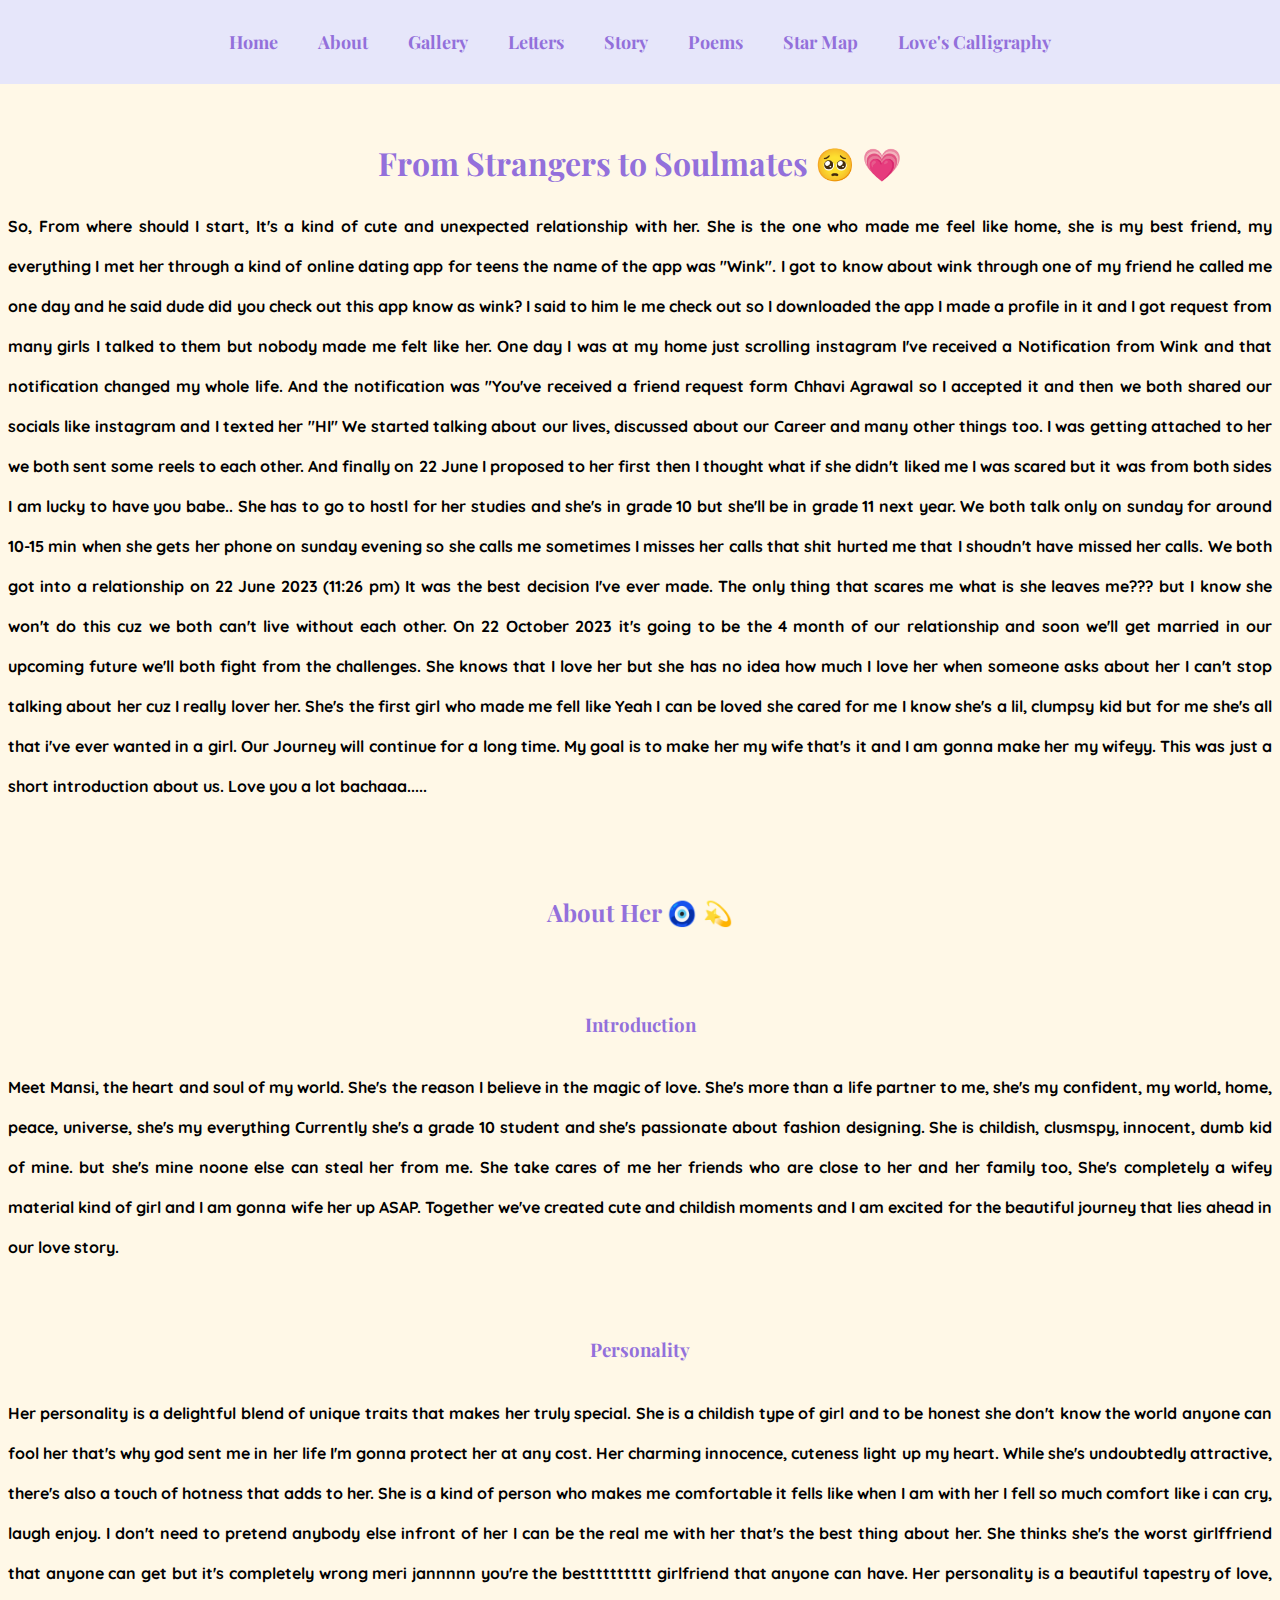
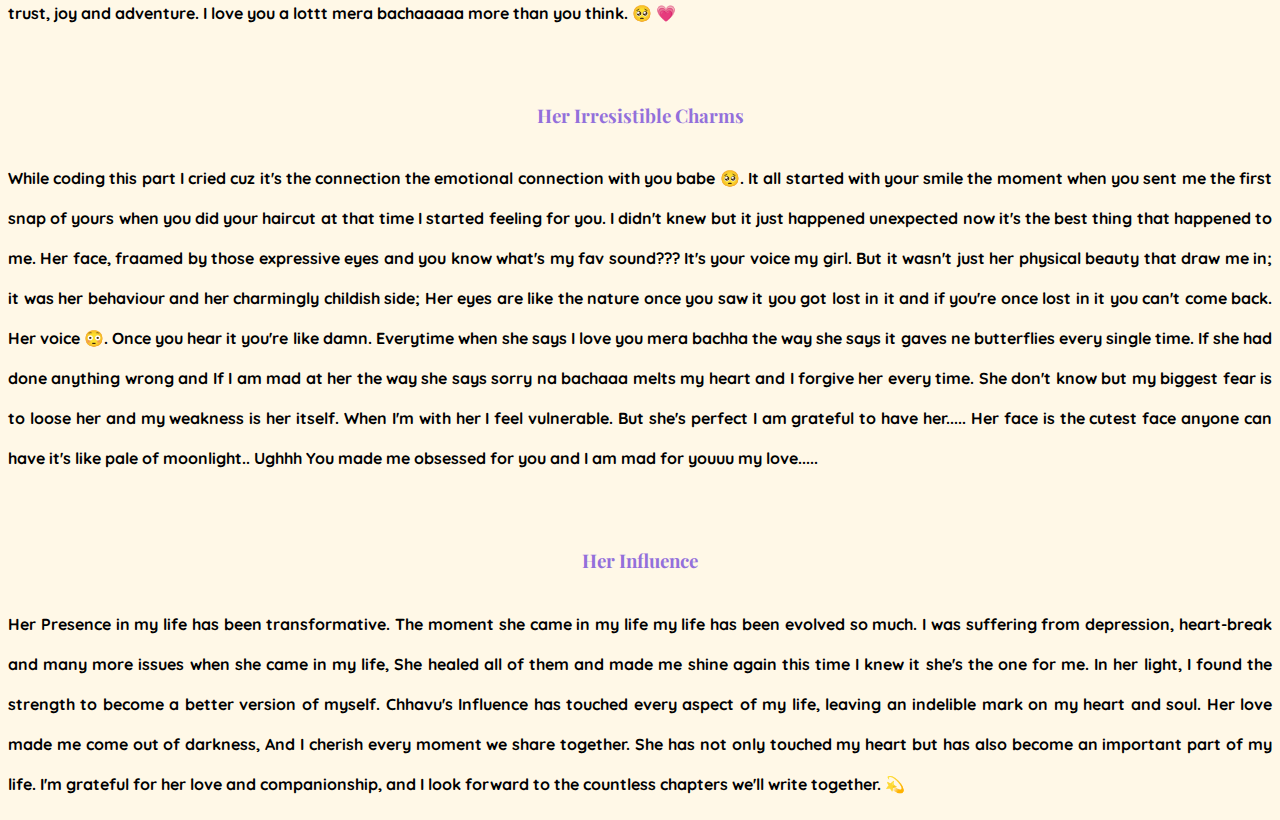
<file: about.html>
<!DOCTYPE html>
<html lang="en">
<head>
    <meta charset="UTF-8">
    <meta http-equiv="X-UA-Compatible" content="IE=edge">
    <meta name="viewport" content="width=device-width, initial-scale=1.0">
    <link rel="preconnect" href="https://fonts.googleapis.com">
<link rel="preconnect" href="https://fonts.gstatic.com" crossorigin>
<link href="https://fonts.googleapis.com/css2?family=Playfair+Display:wght@600&display=swap" rel="stylesheet">
<link rel="preconnect" href="https://fonts.googleapis.com">
<link rel="preconnect" href="https://fonts.gstatic.com" crossorigin>
<link href="https://fonts.googleapis.com/css2?family=Quicksand:wght@300&display=swap" rel="stylesheet">
<link rel="icon" href="air-balloon.svg" type="icon">
    <link rel="stylesheet" href="about.css">
    <title>About</title>
</head>
<body>

    <header class="header">
        <nav class="navbar">
            <ul>
                <li><a href="home.html">Home</a></li>
                <li><a href="about.html">About</a></li>
                <li><a href="gallery.html">Gallery</a></li>
                <li><a href="letters.html">Letters</a></li>
                <li><a href="story.html">Story</a></li>
                <li><a href="poems.html">Poems</a></li>
                <li><a href="starmap.html">Star Map</a></li>
                <li><a href="animation.html">Love's Calligraphy</a></li>
            </ul>
        </nav>
    </header>

    
    <!--About Page-->
    <section class="about">
        <div class="container">
            <div class="section-title">
                <h1>From Strangers to Soulmates &#129402;  &#128151; </h1>
            </div>
        </div>

        <!--From strangers to soulmates content-->
        <div class="met-content">
            <p>So, From where should I start, It's a kind of cute and unexpected relationship with her.
                She is the one who made me feel like home, she is my best friend, my everything
                I met her through a kind of online dating app for teens the name of the app was "Wink". 
                I got to know about wink through one of my friend he called me one day and he said dude did you check out this app know as wink?
                I said to him le me check out so I downloaded the app I made a profile in it and I got request from many girls I talked to them but nobody made me felt like her.
                One day I was at my home just scrolling instagram I've received a Notification from Wink and that notification changed my whole life.
                And the notification was "You've received a friend request form Chhavi Agrawal so I accepted it and then we both shared our socials like instagram and I texted her "HI"
                We started talking about our lives, discussed about our Career and many other things too. I was getting attached to her we both sent some reels to each other.
                And finally on 22 June I proposed to her first then I thought what if she didn't liked me I was scared but it was from both sides I am lucky to have you babe.. 
                She has to go to hostl for her studies and she's in grade 10 but she'll be in grade 11 next year. We both talk only on sunday for around 10-15 min when she gets her phone on sunday evening so she calls me sometimes I misses her calls that shit hurted me that I shoudn't have missed her calls.
                We both got into a relationship on 22 June 2023 (11:26 pm) It was the best decision I've ever made. The only thing that scares me what is she leaves me??? but I know she won't do this cuz we both can't live without each other.
                On 22 October 2023 it's going to be the 4 month of our relationship and soon we'll get married in our upcoming future we'll both fight from the challenges.
                She knows that I love her but she has no idea how much I love her when someone asks about her I can't stop talking about her cuz I really lover her.
                She's the first girl who made me fell like Yeah I can be loved she cared for me I know she's a lil, clumpsy kid but for me she's all that i've ever wanted in a girl.
                Our Journey will continue for a long time. My goal is to make her my wife that's it and I am gonna make her my wifeyy.
                This was just a short introduction about us.
                Love you a lot bachaaa..... 

            </p>
        </hr>
            </div>
    </section>

       <!--About her-->
       <section class="about-her">
           <div class="container-1">
            <div class="her-title">
                <h2>About Her &#129535; &#128171;</h2>
            </div>
           </div>

           <!--Her Content-->
           <div class="her-content">
            <h3>Introduction</h3>
            <p>Meet Mansi, the heart and soul of my world. She's the reason I believe in the magic of love.
                She's more than a life partner to me, she's my confident, my world, home, peace, universe, she's my everything
                Currently she's a grade 10 student and she's passionate about fashion designing.
                She is childish, clusmspy, innocent, dumb kid of mine. but she's mine noone else can steal her from me.
                She take cares of me her friends who are close to her and her family too, She's completely a wifey material kind of girl and I am gonna wife her up ASAP.
                Together we've created cute and childish moments and I am excited for the beautiful journey that lies ahead in our love story.
            </p>

            <h3>Personality</h3>
            <p>Her personality is a delightful blend of unique traits that makes her truly special.
                She is a childish type of girl and to be honest she don't know the world anyone can fool her that's why god sent me in her life I'm gonna protect her at any cost.
                Her charming innocence, cuteness light up my heart. While she's undoubtedly attractive, there's also a touch of hotness that adds to her.
                She is a kind of person who makes me comfortable it fells like when I am with her I fell so much comfort like i can cry, laugh enjoy.
                I don't need to pretend anybody else infront of her I can be the real me with her that's the best thing about her.
                She thinks she's the worst girlffriend that anyone can get but it's completely wrong meri jannnnn you're the besttttttttt girlfriend that anyone can have.
                Her personality is a beautiful tapestry of love, trust, joy and adventure.
                I love you a lottt mera bachaaaaa more than you think. &#129402; &#128151;
            </p>

            <h3>Her Irresistible Charms</h3>
            <p>While coding this part I cried cuz it's the connection the emotional connection with you babe &#129402;. 
               It all started with your smile the moment when you sent me the first snap of yours when you did your haircut at that time I started feeling for you.
               I didn't knew but it just happened unexpected now it's the best thing that happened to me.
               Her face, fraamed by those expressive eyes and you know what's my fav sound??? It's your voice my girl.
               But it wasn't just her physical beauty that draw me in; it was her behaviour and her charmingly childish side;
               Her eyes are like the nature once you saw it you got lost in it and if you're once lost in it you can't come back.
               Her voice &#128563;. Once you hear it you're like damn.
               Everytime when she says I love you mera bachha the way she says it gaves ne butterflies every single time.
               If she had done anything wrong and If I am mad at her the way she says sorry na bachaaa melts my heart and I forgive her every time.
               She don't know but my biggest fear is to loose her and my weakness is her itself. When I'm with her I feel vulnerable.
               But she's perfect I am grateful to have her.....  
               Her face is the cutest face anyone can have it's like pale of moonlight.. 
               Ughhh You made me obsessed for you and I am mad for youuu my love..... 
            </p>

            <h3>Her Influence</h3>
            <p>
                Her Presence in my life has been transformative.
                The moment she came in my life my life has been evolved so much. I was suffering from depression, heart-break and many more issues when she came in my life,
                She healed all of them and made me shine again this time I knew it she's the one for me.
                In her light, I found the strength to become a better version of myself.
                Chhavu's Influence has touched every aspect of my life, leaving an indelible mark on my heart and soul. Her love made me come out of darkness,
                And I cherish every moment we share together. She has not only touched my heart but has also become an important part of my life.
                I'm grateful for her love and companionship, and I look forward to the countless chapters we'll write together. &#128171;
            </p>
           </div>
       </section>
</body>
</html>
</file>
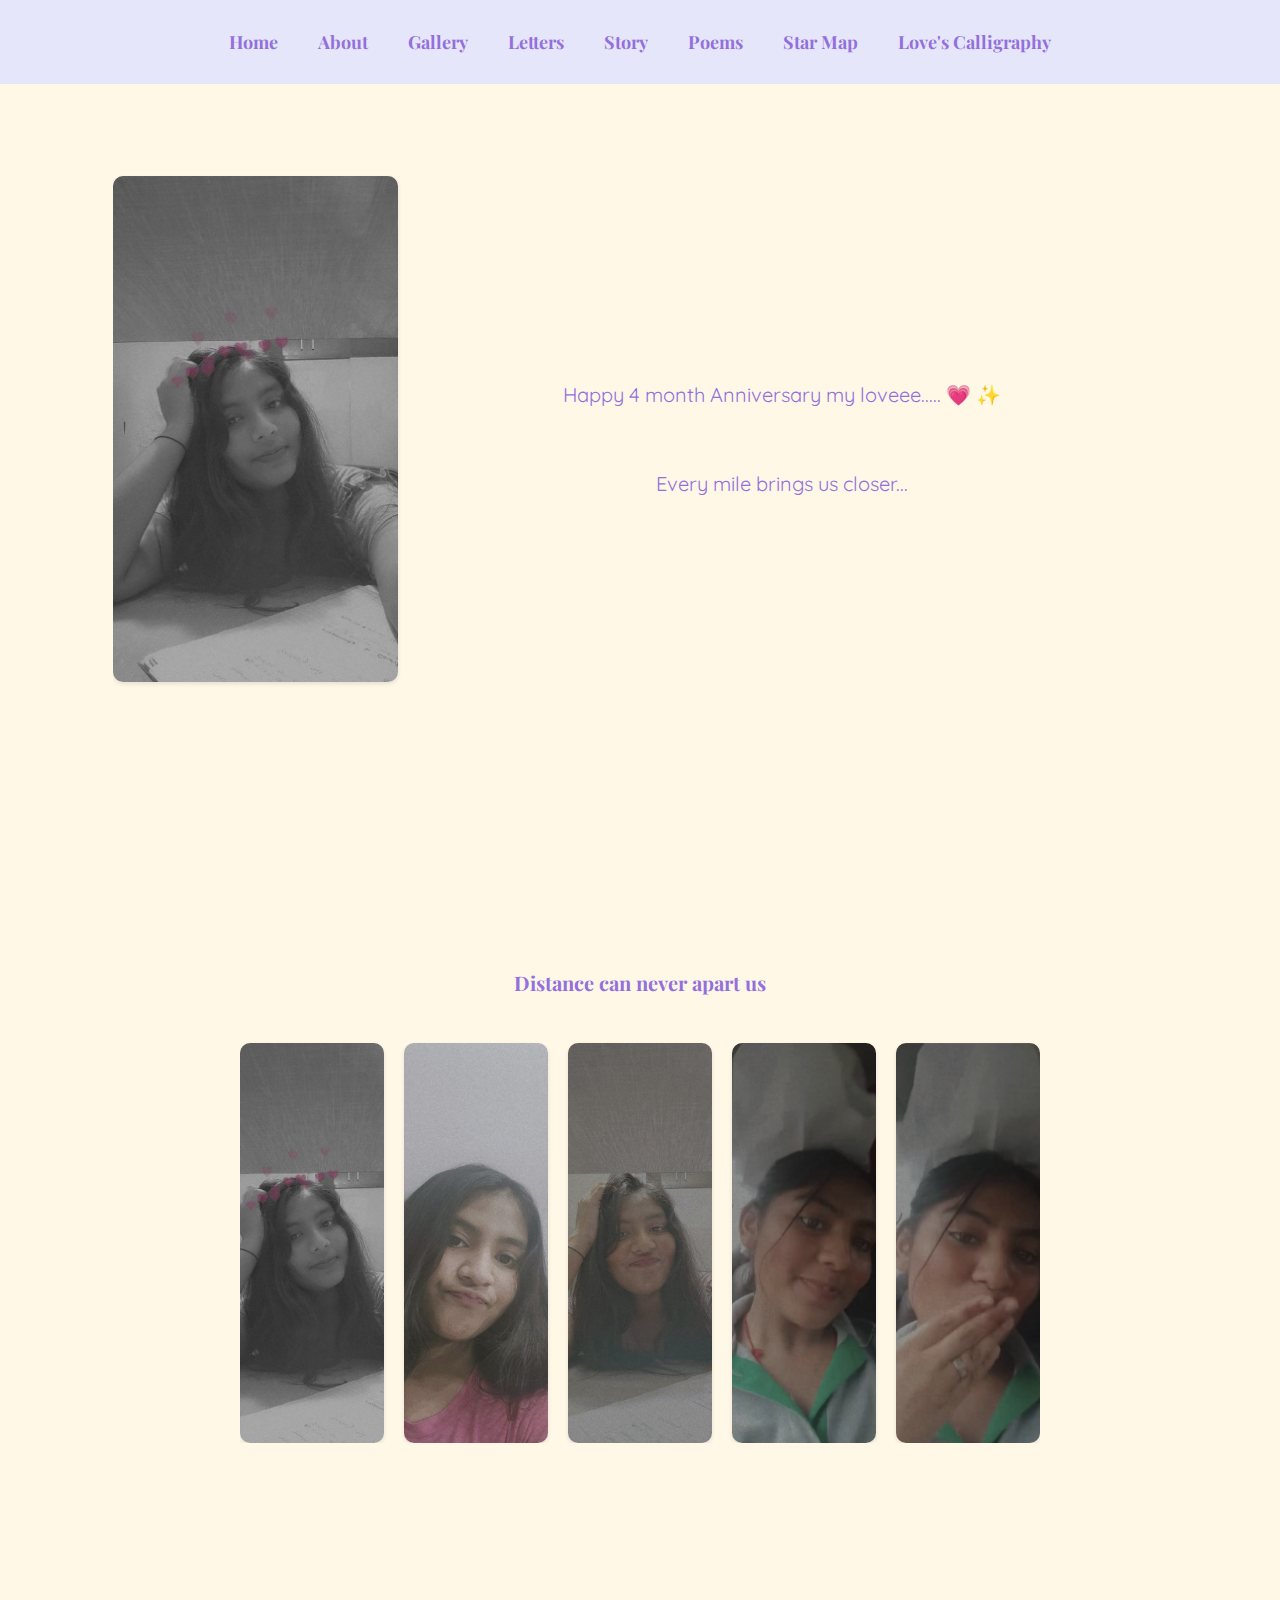
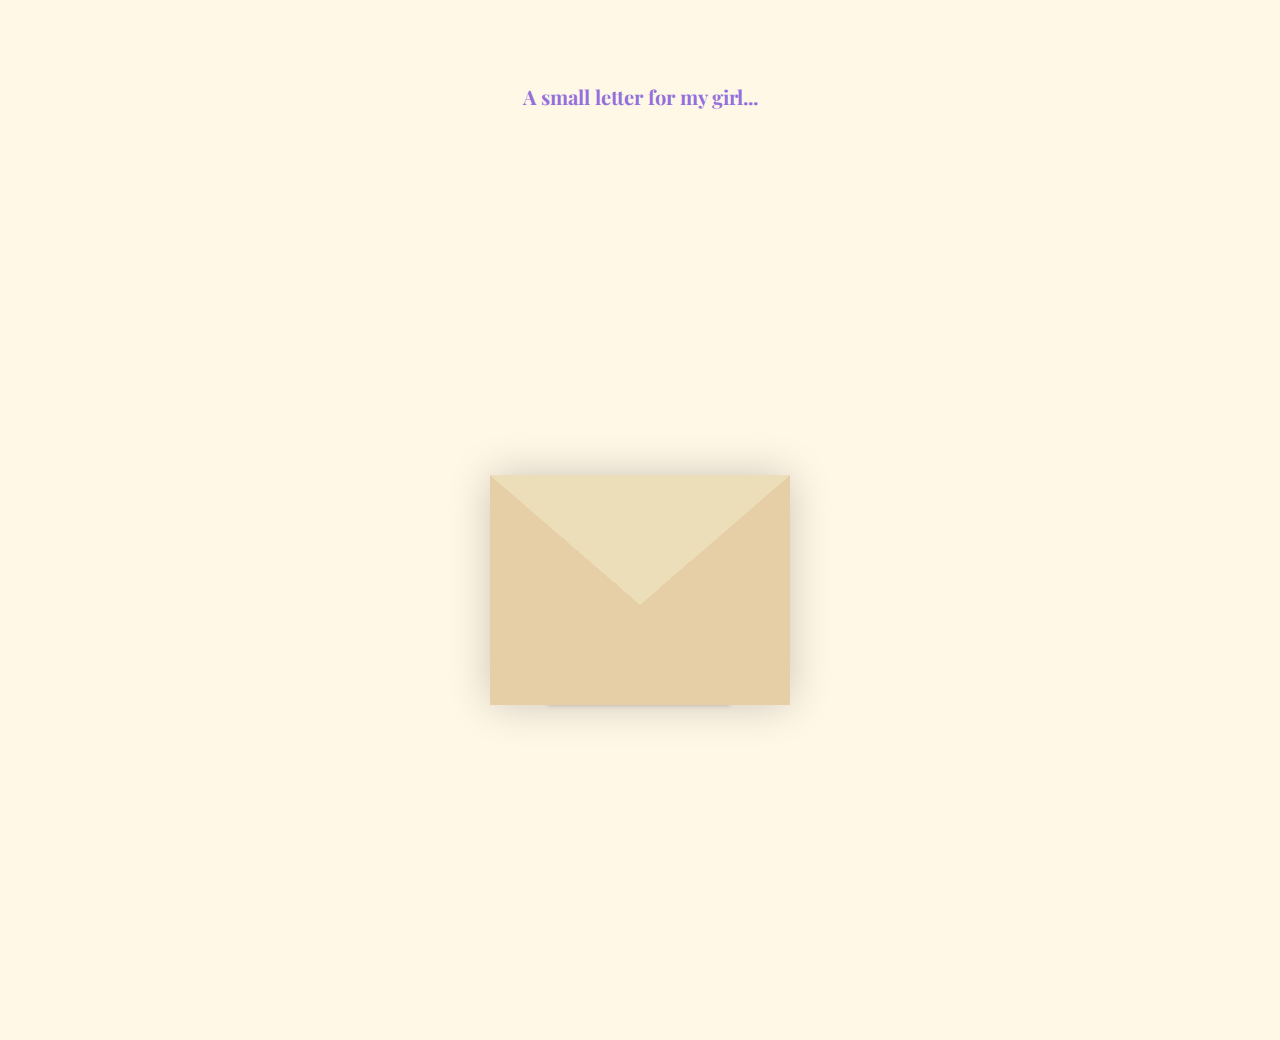
<file: home.html>
<!DOCTYPE html>
<html lang="en">
<head>
    <meta charset="UTF-8">
    <meta http-equiv="X-UA-Compatible" content="IE=edge">
    <meta name="viewport" content="width=device-width, initial-scale=1.0">
    <link rel="preconnect" href="https://fonts.googleapis.com">
<link rel="preconnect" href="https://fonts.gstatic.com" crossorigin>
<link href="https://fonts.googleapis.com/css2?family=Playfair+Display:wght@600&display=swap" rel="stylesheet">
<link rel="preconnect" href="https://fonts.googleapis.com">
<link rel="preconnect" href="https://fonts.gstatic.com" crossorigin>
<link href="https://fonts.googleapis.com/css2?family=Quicksand:wght@300&display=swap" rel="stylesheet">
<link rel="icon" href="air-balloon.svg" type="icon">
    <link rel="stylesheet" href="style.css">
    <title>Home</title>
</head>
<body>
    <header class="header">
        <nav class="navbar">
            <ul>
                <li><a href="home.html">Home</a></li>
                <li><a href="about.html">About</a></li>
                <li><a href="gallery.html">Gallery</a></li>
                <li><a href="letters.html">Letters</a></li>
                <li><a href="story.html">Story</a></li>
                <li><a href="poems.html">Poems</a></li>
                <li><a href="starmap.html">Star Map</a></li>
                <li><a href="animation.html">Love's Calligraphy</a></li>
            </ul>
        </nav>
    </header>
                <!--Home Page-->
            <main>
                <div class="main-contain"></div>
            <section class="hero">
            <div class="hero-content">
                <img src="img 1.jpg" alt="her img">
            <div class="text-content">
                    <p>Happy 4 month Anniversary my loveee..... &#x1F497 &#x2728</p>
                    <br>
                    <p>Every mile brings us closer...</p>
                    </div>
                </div>
                </section>
                
                <!--Card Slider-->
                <div class="slider-container">
                    <div class="text-above-slider">
                    <h2>Distance can never apart us</h2>
                </div>
                </div>
        
                <div class="card-slider">
                    <!--Card 1-->
                    <div class="card">
                        <img src="img 1.jpg" alt="Image 1">
                    </div>

                    <!--Card 2-->
                    <div class="card">
                        <img src="img 2.jpg" alt="Image 2">
                    </div>

                    <!--Card 3-->
                    <div class="card">
                        <img src="img 3.jpg" alt="Image 3">
                    </div>

                    <!--Card 4-->
                    <div class="card">
                        <img src="img 4.jpg" alt="Image 4">
                    </div>

                    <!--Card 5-->
                    <div class="card">
                        <img src="img 5.jpg" alt="Image 5">
                    </div>
                </div>

                <!--Letters-->
                <section class="letters">
                    <div class="letter-header">
                        <h2>A small letter for my girl...</h2>
                    </div>
                    <div class="container">
                    <div class="envelope-wrapper">
                                <div class="envelope">
                                    <div class="letter">
                                        <div class="text">
                                            <strong>Dear Chhavuuu...</strong>
                                            <p>From the moment you entered my life it has been so much better.
                                                My words can't express my love towards you bachaaa... 
                                                I know that I overthink a lot but you always calm me. 
                                                I want you forever with me, Love you sunshine..
                                                
                                            </p>
                                </div>
                                </div>
                            </div>
                        <div class="heart"></div>
                    </div>
                </div>
                <script src="script.js"></script>
                </section>
            </main>
</body>
</html>
</file>
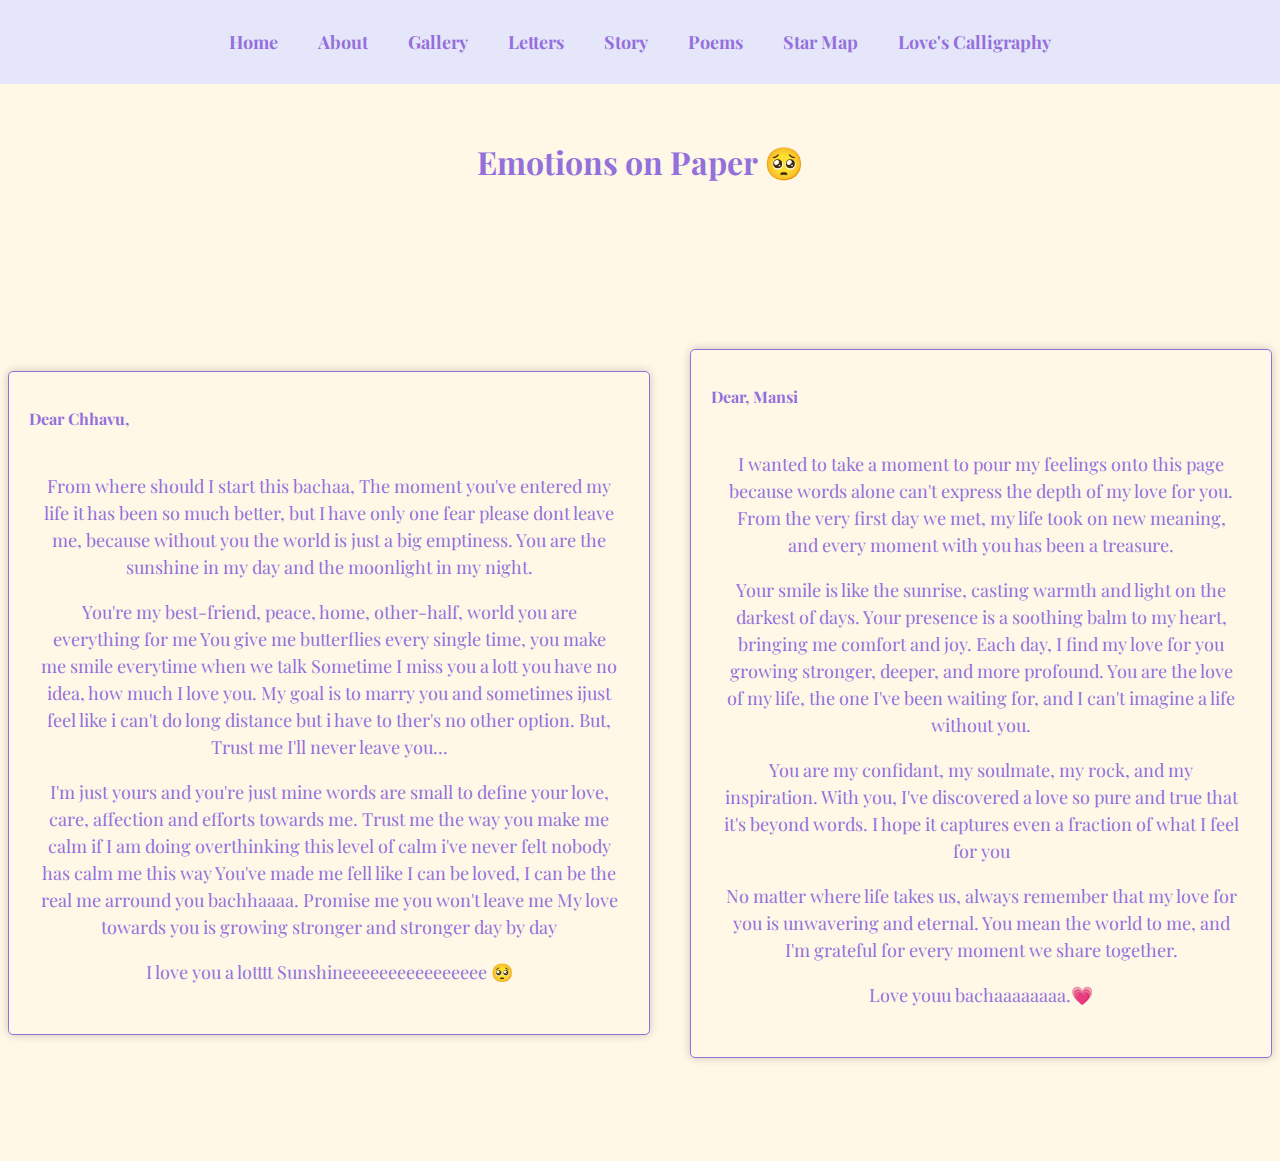
<file: letters.html>
<!DOCTYPE html>
<html lang="en">
<head>
    <meta charset="UTF-8">
    <meta http-equiv="X-UA-Compatible" content="IE=edge">
    <meta name="viewport" content="width=device-width, initial-scale=1.0">
    <link rel="preconnect" href="https://fonts.googleapis.com">
<link rel="preconnect" href="https://fonts.gstatic.com" crossorigin>
<link href="https://fonts.googleapis.com/css2?family=Playfair+Display:wght@600&display=swap" rel="stylesheet">
<link rel="preconnect" href="https://fonts.googleapis.com">
<link rel="preconnect" href="https://fonts.gstatic.com" crossorigin>
<link href="https://fonts.googleapis.com/css2?family=Quicksand:wght@300&display=swap" rel="stylesheet">
<link rel="icon" href="air-balloon.svg" type="icon">
<link rel="stylesheet" href="letters.css">
    <title>Letters</title>
</head>
<body>
    <!--Nav Bar-->
    <header class="header">
        <nav class="navbar">
            <ul>
                <li><a href="home.html">Home</a></li>
                <li><a href="about.html">About</a></li>
                <li><a href="gallery.html">Gallery</a></li>
                <li><a href="letters.html">Letters</a></li>
                <li><a href="story.html">Story</a></li>
                <li><a href="poems.html">Poems</a></li>
                <li><a href="starmap.html">Star Map</a></li>
                <li><a href="animation.html">Love's Calligraphy</a></li>
            </ul>
        </nav>
    </header>


    <!--Letter heading-->
    <section class="heading">
        <div class="container">
            <div class="section-title">
                <h1>Emotions on Paper &#129402;</h1>
            </div>
        </div>
    </section>

    <!--Letter-->
    <main>
        <section class="letter-1">
            <!--Letter 1-->
            <div class="gretting">
                <p>Dear Chhavu,</p>
            </div>
            <div class="content">
                <p>From where should I start this bachaa,
                    The moment you've entered my life it has been so much better,
                    but I have only one fear please dont leave me,
                    because without you the world is just a big emptiness.
                    You are the sunshine in my day and the moonlight in my night.</p>
                    <p>
                        You're my best-friend, peace, home, other-half,
                        world you are everything for me
                        You give me butterflies every single time,
                        you make me smile everytime when we talk
                        Sometime I miss you a lott you have no idea,
                        how much I love you. My goal is to marry you and sometimes ijust feel like i can't do long distance
                        but i have to ther's no other option. But, Trust me I'll never leave you...</p>
                    <p>
                        I'm just yours and you're just mine
                        words are small to define your love, care, affection and efforts towards me.
                        Trust me the way you make me calm if I am doing overthinking this level of calm i've never felt nobody has calm me this way
                        You've made me fell like I can be loved, I can be the real me arround you bachhaaaa. Promise me you won't leave me
                        My love towards you is growing stronger and stronger day by day
                    </p>
                    <p>I love you a lotttt Sunshineeeeeeeeeeeeeeee  &#129402;</p>
            </div>
        </section>

        <!--Letter 2-->
        <section class="letter-2">
            <div class="gretting-1">
                <p>Dear, Mansi</p>
            </div>
            <div class="content">
                <p>I wanted to take a moment to pour my feelings onto this page because words alone can't express the depth of my love for you. 
                   From the very first day we met, my life took on new meaning, and every moment with you has been a treasure.</p>
                <p>Your smile is like the sunrise, casting warmth and light on the darkest of days. Your presence is a soothing balm to my heart, bringing me comfort and joy. Each day, 
                    I find my love for you growing stronger, deeper, and more profound. You are the love of my life, the one I've been waiting for, 
                    and I can't imagine a life without you.</p>
                <p>You are my confidant, my soulmate, my rock, and my inspiration. With you, I've discovered a love so pure and true that it's beyond words.
                    I hope it captures even a fraction of what I feel for you
                </p>
                <p>No matter where life takes us, always remember that my love for you is unwavering and eternal. You mean the world to me, and I'm grateful for every moment we share together.</p>
                <p>Love youu bachaaaaaaaa.&#128151;</p>
            </div>
        </section>
    </main>
</body>
</html>
</file>
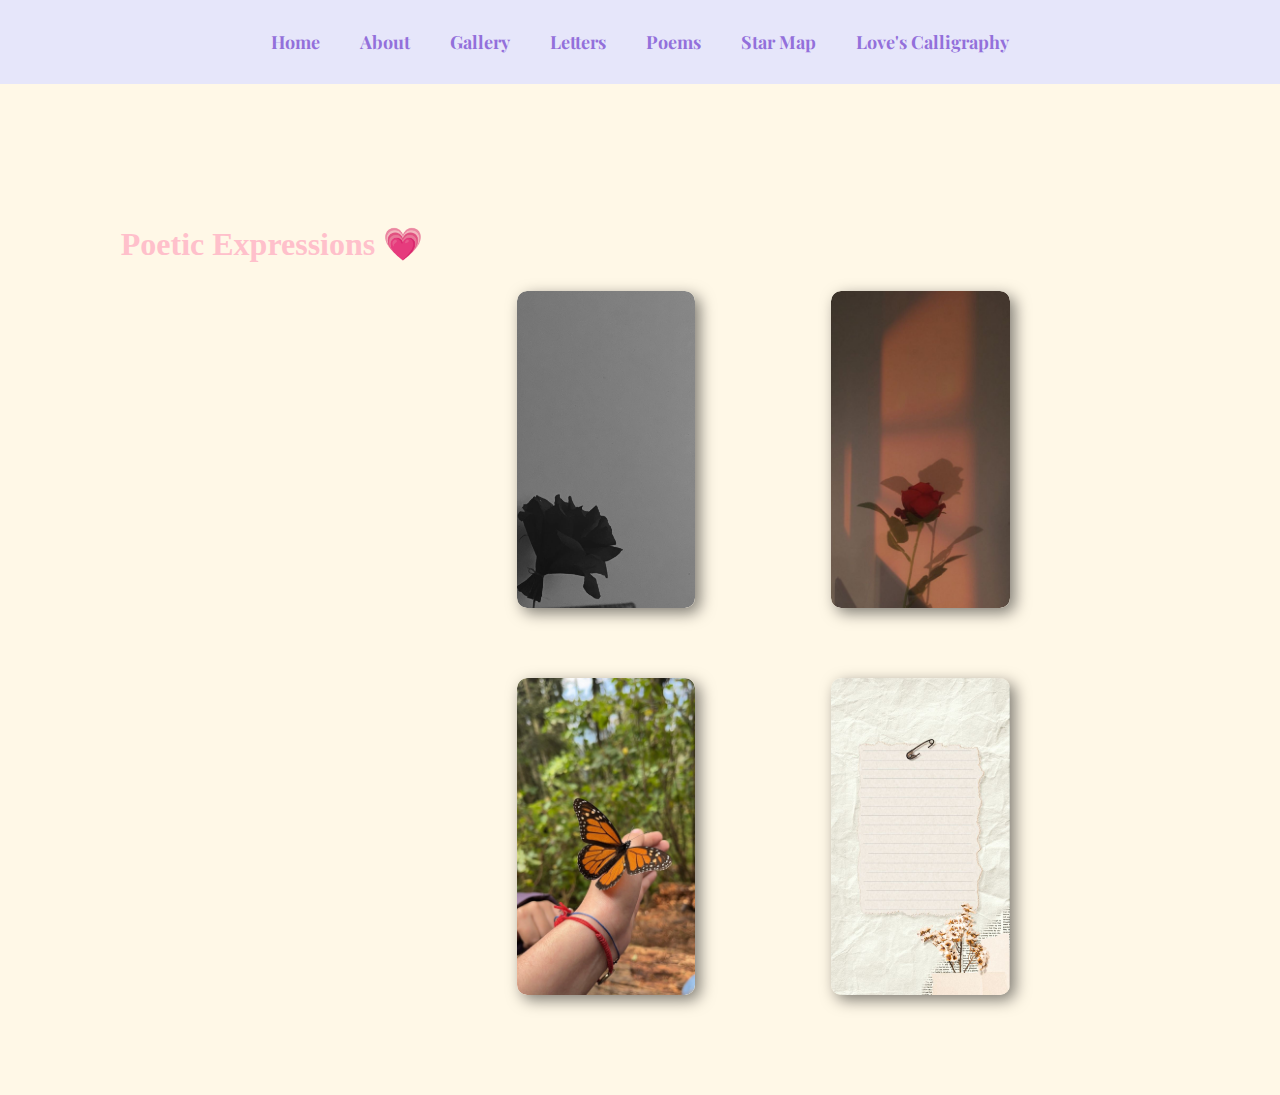
<file: poems.html>
<!DOCTYPE html>
<html lang="en">
<head>
    <meta charset="UTF-8">
    <meta http-equiv="X-UA-Compatible" content="IE=edge">
    <meta name="viewport" content="width=device-width, initial-scale=1.0">
    <link rel="preconnect" href="https://fonts.googleapis.com">
<link rel="preconnect" href="https://fonts.gstatic.com" crossorigin>
<link href="https://fonts.googleapis.com/css2?family=Playfair+Display:wght@600&display=swap" rel="stylesheet">
<link rel="preconnect" href="https://fonts.googleapis.com">
<link rel="preconnect" href="https://fonts.gstatic.com" crossorigin>
<link href="https://fonts.googleapis.com/css2?family=Quicksand:wght@300&display=swap" rel="stylesheet">
<link rel="icon" href="./Assets/air-balloon.svg" type="icon">
<link rel="stylesheet" href="poems.css">
  <title>Poems</title>
</head>
<body>

    <!--Navbar-->
    <header class="header">
        <nav class="navbar">
            <ul>
                <li><a href="home.html">Home</a></li>
                <li><a href="about.html">About</a></li>
                <li><a href="gallery.html">Gallery</a></li>
                <li><a href="letters.html">Letters</a></li>
                <li><a href="poems.html">Poems</a></li>
                <li><a href="starmap.html">Star Map</a></li>
                <li><a href="animation.html">Love's Calligraphy</a></li>
            </ul>
        </nav>
    </header>

    <!--Poem heading-->
    <div class="about">
        <div class="container">
            <div class="section-title">
                <h1>Poetic Expressions &#128151;</h1>
            </div>
        </div>
    </div>
    
    <!--Poems Cards-->
    <div id="card-area">
        <div class="wrapper">
            <div class="box-area">


            <!--Poem 1-->
                <div class="box">
                    <img src="poem bg-2.jpeg" alt="">
                    <div class="overlay">
                        <p>"For Every day I miss you,
                            For every hour I need you,
                            For every second I want you,
                            Forever I love you.""
                        </p>
                    </div>
                </div>

                <!--Poem 2-->
                <div class="box">
                    <img src="poem bg-1.jpeg" alt="">
                    <div class="overlay">
                        <p>"I wanna be everything.
                            Wanna be the reason you light up.
                            I wanna make you laugh,
                            make you feel safe
                            .I wanna do everything you do to me.
                        </p>
                    </div>
                </div>

                <!--Poem 3-->
                <div class="box">
                    <img src="poem bg-4.jpeg" alt="">
                    <div class="overlay">
                        <p>"The most
                            beautiful part is,
                            I wasn't even looking
                            when I found you.
                        </p>
                    </div>
                </div>

                <!--Poem 4-->
                <div class="box">
                    <img src="poem bg-5.jpeg" alt="">
                    <div class="overlay">
                        <p>"When death
                           takes my hand
                           i will hold you with the other
                           and promise to find you in every lifetime"
                        </p>
                    </div>
                </div>
                    </div>
                </div>
            </div>
        </div>
    </div>
</body>
</html>
</file>
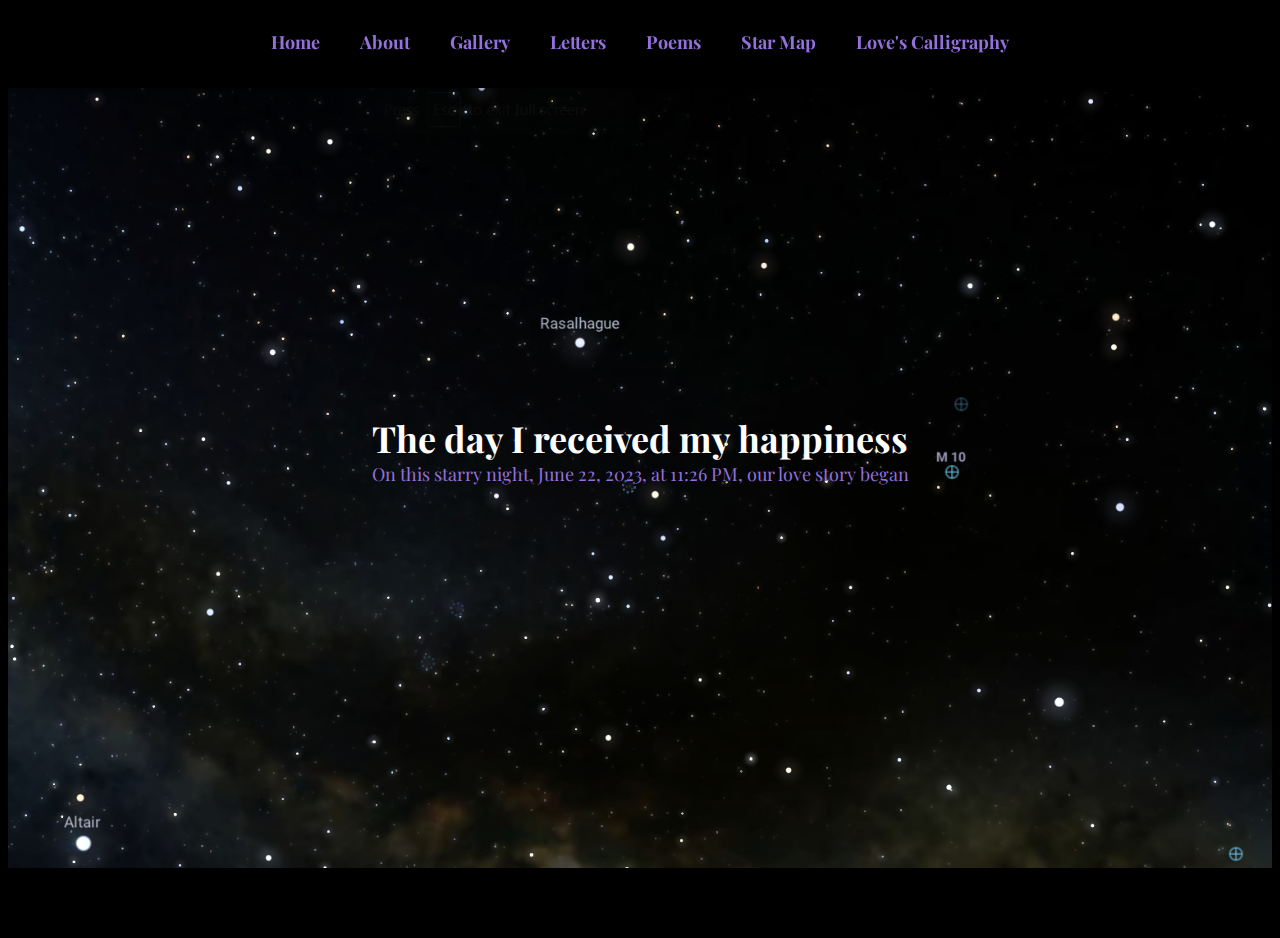
<file: starmap.html>
<!DOCTYPE html>
<html lang="en">
<head>
    <meta charset="UTF-8">
    <meta http-equiv="X-UA-Compatible" content="IE=edge">
    <meta name="viewport" content="width=device-width, initial-scale=1.0">
    <link rel="preconnect" href="https://fonts.googleapis.com">
<link rel="preconnect" href="https://fonts.gstatic.com" crossorigin>
<link href="https://fonts.googleapis.com/css2?family=Playfair+Display:wght@600&display=swap" rel="stylesheet">
<link rel="preconnect" href="https://fonts.googleapis.com">
<link rel="preconnect" href="https://fonts.gstatic.com" crossorigin>
<link href="https://fonts.googleapis.com/css2?family=Quicksand:wght@300&display=swap" rel="stylesheet">
<link rel="icon" href="./Assets/air-balloon.svg" type="icon">
<link rel="stylesheet" href="starmap.css">
    <title>Star Map</title>
</head>
<body>

    <!--Nav bar-->
    <header class="header">
        <nav class="navbar">
            <ul>
                <li><a href="home.html">Home</a></li>
                <li><a href="about.html">About</a></li>
                <li><a href="gallery.html">Gallery</a></li>
                <li><a href="letters.html">Letters</a></li>
                <li><a href="poems.html">Poems</a></li>
                <li><a href="starmap.html">Star Map</a></li>
                <li><a href="animation.html">Love's Calligraphy</a></li>
            </ul>
        </nav>
    </header>

    <!--Star map-->
    <div class="star-map">
        <img src="star map.png" alt="sky on 22 june">
        <div class="overlay">
            <h1>The day I received my happiness</h1>
            <p>On this starry night, June 22, 2023, at 11:26 PM, our love story began</p>
        </div>
    </div>
</body>
</html>
</file>
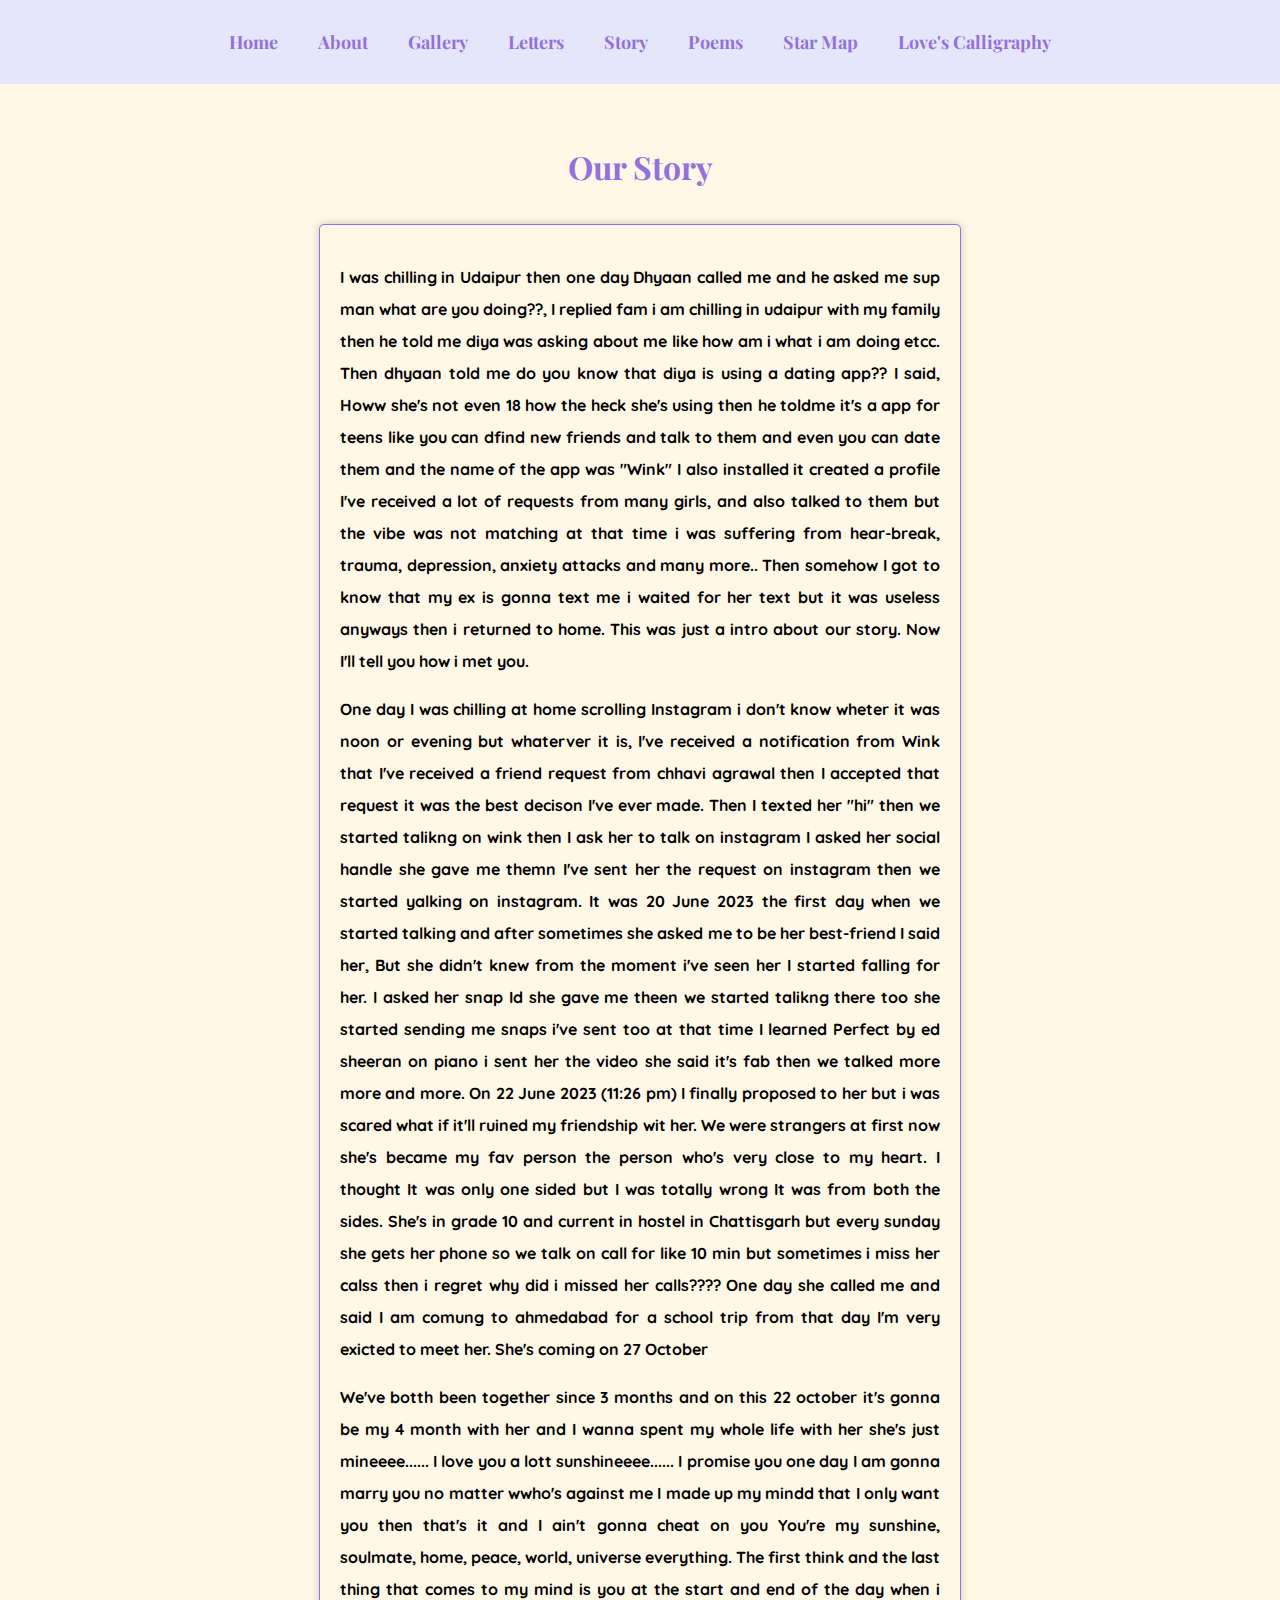
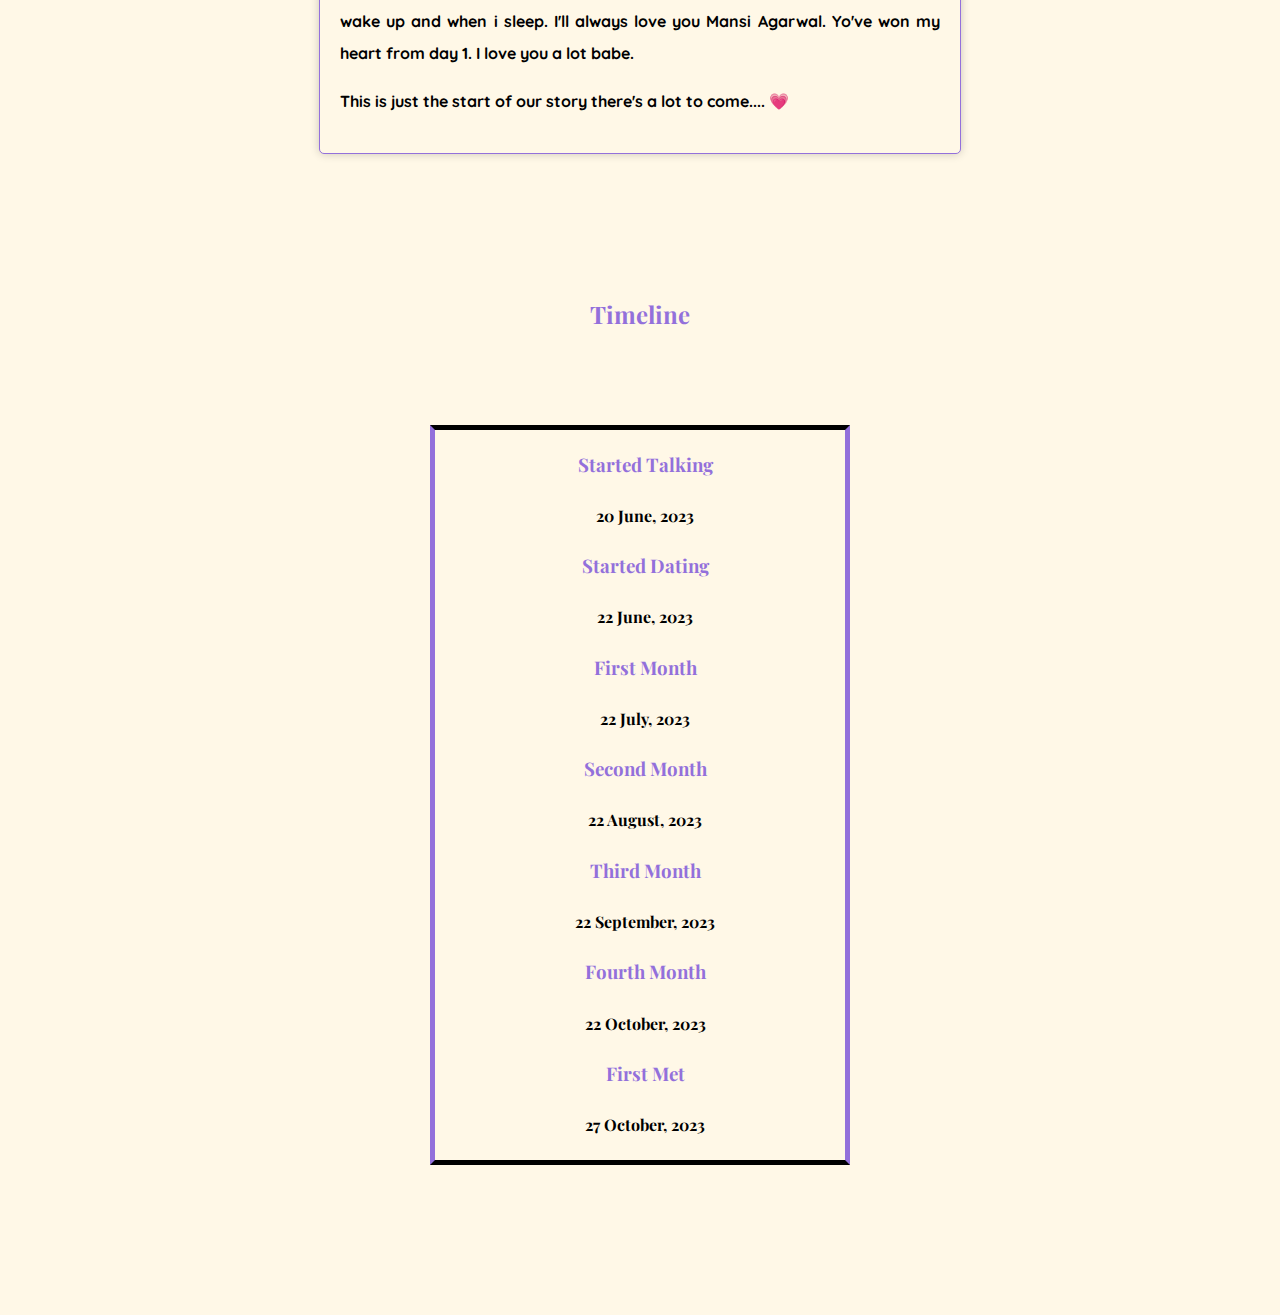
<file: story.html>
<!DOCTYPE html>
<html lang="en">
<head>
    <meta charset="UTF-8">
    <meta http-equiv="X-UA-Compatible" content="IE=edge">
    <meta name="viewport" content="width=device-width, initial-scale=1.0">
    <link rel="preconnect" href="https://fonts.googleapis.com">
    <link rel="preconnect" href="https://fonts.gstatic.com" crossorigin>
    <link href="https://fonts.googleapis.com/css2?family=Playfair+Display:wght@600&display=swap" rel="stylesheet">
    <link rel="preconnect" href="https://fonts.googleapis.com">
    <link rel="preconnect" href="https://fonts.gstatic.com" crossorigin>
    <link href="https://fonts.googleapis.com/css2?family=Quicksand:wght@300&display=swap" rel="stylesheet">
    <link rel="icon" href="air-balloon.svg" type="icon">
    <link rel="stylesheet" href="story.css">
    <title>Story</title>
</head>
<body>
    <!--Nav bar-->
    <header class="header">
        <nav class="navbar">
            <ul>
                <li><a href="home.html">Home</a></li>
                <li><a href="about.html">About</a></li>
                <li><a href="gallery.html">Gallery</a></li>
                <li><a href="letters.html">Letters</a></li>
                <li><a href="story.html">Story</a></li>
                <li><a href="poems.html">Poems</a></li>
                <li><a href="starmap.html">Star Map</a></li>
                <li><a href="animation.html">Love's Calligraphy</a></li>
            </ul>
        </nav>
    </header>

    <!--Title-->
    <div class="about">
        <div class="container">
            <div class="section-title">
                <h1>Our Story</h1>
            </div>
        </div>

        <!--Our story content-->
        <main>
            <div class="story-content">
                <p>
                    I was chilling in Udaipur then one day Dhyaan called me and he asked me sup man what are you doing??,
                    I replied fam i am chilling in udaipur with my family then he told me diya was asking about me like how am i what i am doing etcc.
                    Then dhyaan told me do you know that diya is using a dating app?? I said, Howw she's not even 18 how the heck she's using then he toldme it's a app for teens
                    like you can dfind new friends and talk to them and even you can date them and the name of the app was "Wink" I also installed it created a profile I've received a lot of requests from many girls,
                    and also talked to them but the vibe was not matching at that time i was suffering from hear-break, trauma, depression, anxiety attacks and many more..
                    Then somehow I got to know that my ex is gonna text me i waited for her text but it was useless anyways then i returned to home. This was just a intro about our story. Now I'll tell you how i met you.
                </p>
                <p>
                    One day I was chilling at home scrolling Instagram i don't know wheter it was noon or evening but whaterver it is, I've received a notification from Wink that I've received a friend request from chhavi agrawal then I accepted that request it was the best decison I've ever made.
                    Then I texted her "hi" then we started talikng on wink then I ask her to talk on instagram I asked her social handle she gave me themn I've sent her the request on instagram then we started yalking on instagram.
                    It was 20 June 2023 the first day when we started talking and after sometimes she asked me to be her best-friend I said her, But she didn't knew from the moment i've seen her I started falling for her.
                    I asked her snap Id she gave me theen we started talikng there too she started sending me snaps i've sent too at that time I learned Perfect by ed sheeran on piano i sent her the video she said it's fab then we talked more more and more.
                    On 22 June 2023 (11:26 pm) I finally proposed to her but i was scared what if it'll ruined my friendship wit her. We were strangers at first now she's became my fav person the person who's very close to my heart.
                    I thought It was only one sided but I was totally wrong It was from both the sides. She's in grade 10 and current in hostel in Chattisgarh but every sunday she gets her phone so we talk on call for like 10 min but sometimes i miss her calss then i regret why did i missed her calls????
                    One day she called me and said I am comung to ahmedabad for a school trip from that day I'm very exicted to meet her. She's coming on 27 October
                </p>
                <p>
                    We've botth been together since 3 months and on this 22 october it's gonna be my 4 month with her and I wanna spent my whole life with her she's just mineeee...... 
                    I love you a lott sunshineeee...... I promise you one day I am gonna marry you no matter wwho's against me I made up my mindd that I only want you then that's it and I ain't gonna cheat on you
                    You're my sunshine, soulmate, home, peace, world, universe everything. The first think and the last thing  that comes to my mind is you at the start and end of the day when i wake up and when i sleep.
                    I'll always love you Mansi Agarwal. Yo've won my heart from day 1. I love you a lot babe.
                </p>
                <p>
                    This is just the start of our story there's a lot to come....  &#128151;
                </p>
            </div>
        </div>

        <!--Timeline-->
        <div class="timeline">
            <div class="container">
                <div class="timeline-title">
                    <h2>Timeline</h2>
                </div>
            </div>

            <!--Timeline Content-->
            <section class="timeline-area">
                
                <!--Timeline 1-->
                <div >
                    <h3>Started Talking</h3>
                    <h4>20 June, 2023</h4>
                </div>

                <!--Timeline 2-->
                <div>
                    <h3>Started Dating</h3>
                    <h4>22 June, 2023</h4>
                </div>

                <!--Timeline 3-->
                <div>
                    <h3>First Month</h3>
                    <h4>22 July, 2023</h4>
                </div>

                <!--Timeline 4-->
                <div>
                    <h3>Second Month</h3>
                    <h4>22 August, 2023</h4>
                </div>

                <!--Timeline 5-->
                <div>
                    <h3>Third Month</h3>
                    <h4>22 September, 2023</h4>
                </div>

                <!--Timeline 6-->
                <div>
                    <h3>Fourth Month</h3>
                    <h4>22 October, 2023</h4>
                </div>

                <!--Timeline 7-->
                <div>
                    <h3>First Met</h3>
                    <h4>27 October, 2023</h4>
                </div>
            </section>
        </div>
        </main>
       
</body>
</html>
</file>
<file: about.css>
:root{
    --softpink: #FFC0CB;
    --pastelBlue: #AEC6CF;
    --lavender: #E6E6FA;
    --gold: #FFD700;
    --offWhite: #FFF8E7;
    --deepPurple: #9370DB;
    --duskyRose: #DAA520;
    --black : #000000;
    --bg-envelope-color: #f5edd1;
    --shadow-color: rgba(0, 0, 0, 0.2);
    --envelope-tab: #ecdeb8;
    --envelope-cover: #e6cfa7;
}

body{
    background-color: var(--offWhite);
    text-align: center;
    font-family: 'Playfair Display', sans-serif;
    color: var(--deepPurple);
    margin-top: 10px;
    padding-top: 20px;
}

.navbar{
    position: sticky;
    top: 100%;
    left: 0;
    width: 100%;
    color: var(--softpink);
    text-align: center;
    padding: 10px 0;
    font-family: 'Playfair display', sans-serif;
    display: flex;
    align-items: center;
    justify-content: center;
    width: 100%;
    z-index: 2;
   
}

.navbar ul{
    list-style: none;
    padding: 0;
    margin: 0;
    display: flex;
    justify-content: center;
}

.navbar a{
    font-size: 1.1rem;
    text-align: center;  
    text-decoration: none;
    color: var(--deepPurple);
    font-family: 'Playfair display', sans-serif;
    font-size: 18px;
    font-weight: bold;
}

.header{
    position: fixed;
    top: 0;
    left: 0;
    width: 100%;
    display: flex;
    align-items: center;
    justify-content: center;
    background-color: var(--lavender);
    color: #fff;
    font-family: 'Playfair display', sans-serif;
    padding: 20px 0;
    z-index: 1;
}

.navbar li{
    margin: 0 20px;
}

.header p{
    font-family: 'Quicksand', sans-serif;
    font-size: 18px;
    font-weight: 800;
    color: var(--black);
    z-index: 2;
}

.met-content p{
    color: var(--black);
    font-family: 'Quicksand', sans-serif;
    font-weight: 900;
}

.about{
    background-color: var(--offWhite);
    padding: 40px 0;
}

.container{
    max-width: 1200px;
    margin: 0 auto;
    padding: 0 20px;
}

.section-title{
    text-align: center;
    margin-bottom: 20px;
}

.met-content{
    text-align: justify;
    line-height: 2.5;
}

.about-her{
    text-align: justify;
    line-height: 2.5;
}

.her-content p{
    color: var(--black);
    font-family: 'Quicksand', sans-serif;
    font-weight: 900;
}

.container-1{
    max-width: 1200px;
    margin: 0 auto;
    padding: 0 20px;
}

.about-her h2{
    text-align: center;
}

.her-title{
    text-align: center;
    margin-bottom: 20px;
}

.her-content{
    text-align: justify;
    line-height: 2.5;
}

.her-content h3{
    text-align: center;
    margin-top: 60px;
    color: var(--deepPurple);
}

.section-title h1{
    padding-top: 50px;
}
</file>
<file: style.css>
:root{
    --softpink: #FFC0CB;
    --pastelBlue: #AEC6CF;
    --lavender: #E6E6FA;
    --gold: #FFD700;
    --offWhite: #FFF8E7;
    --deepPurple: #9370DB;
    --duskyRose: #DAA520;
    --black : #000000;
    --bg-envelope-color: #f5edd1;
    --shadow-color: rgba(0, 0, 0, 0.2);
    --envelope-tab: #ecdeb8;
    --envelope-cover: #e6cfa7;
}

body{
    background-color: var(--offWhite);
    height: 100vh;
    display: flex;
    justify-content: center;
    align-items: center;
}

.navbar{
    position: sticky;
    top: 100%;
    left: 0;
    width: 100%;
    color: var(--softpink);
    text-align: center;
    padding: 10px 0;
    font-family: 'Playfair display', sans-serif;
    display: flex;
    align-items: center;
    justify-content: center;
    width: 100%;
    z-index: 2;
   
}

.navbar ul{
    list-style: none;
    padding: 0;
    margin: 0;
    display: flex;
    justify-content: center;
}

.navbar a{
    font-size: 1.1rem;
    text-align: center;  
    text-decoration: none;
    color: var(--deepPurple);
    font-family: 'Playfair display', sans-serif;
    font-size: 18px;
    font-weight: bold;
}

.header{
    position: fixed;
    top: 0;
    left: 0;
    width: 100%;
    display: flex;
    align-items: center;
    justify-content: center;
    background-color: var(--lavender);
    color: #fff;
    font-family: 'Playfair display', sans-serif;
    padding: 20px 0;
    z-index: 1;
}

.navbar li{
    margin: 0 20px;
}

.header p{
    font-family: 'Quicksand', sans-serif;
    font-size: 18px;
    font-weight: 800;
    color: var(--black);
    z-index: 2;
}

.hero{
    text-align: center;
    padding: 100px 0;
    overflow: hidden;
    position: relative;
    display: flex;
    flex-direction: column;
    align-items: center;
    justify-content: center;
    z-index: 0;
    margin-bottom: 100px;
    margin-top: 200px;
    
}

img{
    max-width: 27%;
    height: auto;
    width: auto;
    height: auto;
    border-radius: 10px;
    box-shadow: 0 2px 4px rgba(0, 0, 0, 0.1);
    margin-top: 50px;
    filter: grayscale(50%);
    margin: 0 auto;
    display: block;
}

.text-content p{
    text-align: center;
    align-items: center;
    font-family: 'Quicksand', sans-serif;
    margin-top: 20px;
    font-size: 20px;
}

.text-content{
    flex-grow: 1;
    padding: 20px;
    text-align: center;
    font-size: 18px;
    font-family: 'Playfair Display', sans-serif;
    color: var(--deepPurple);
    margin-top: 20px;
}

.text-above-slider{
    text-align: center;
    padding: 20px;
    margin-bottom: 20px;
}

.text-above-slider h2{
    font-size: 20px;
    font-family: 'Playfair Display', sans-serif;
    color: var(--deepPurple);
}

.card-slider{
    display: flex;
    overflow: hidden;
    width: 80%;
    max-width: 800px;
    margin: 40px auto;
    gap: 20px;
    margin-top: -20px;
    transition: transform 0.3s;
  }

  .card{
    flex: 1;
    height: 400px;
    display: flex;
    align-items: center;
    justify-content: center;
    margin-top: 10px;
    transition: opacity 0.3s transform 0.3s;
    cursor: pointer;
    transition: transform 0.3s;
    filter: brightness(100%);
}

.card img{
    max-width: 100%;
    height: 400px;
    width: 400px;
    object-fit: cover;
}

.main-content{
    text-align: center;
    margin-top: 200px;
    padding: 20px;
    z-index: 3;
}
.hero-content{
    display: flex;
    align-items: center;
    justify-content: space-between;
}

.slider-container{
    margin-top: 50px;
}

main{
    display: flex;
    flex-direction: column;
    align-items: center;
    justify-content: center;
    padding-top: 200px;
    margin-top: 1400px;
}

.card-slider-container{
    position: relative;
    overflow: hidden;
    margin: 20px 0;
    max-width: 100%;
    border: 1px solid#ccc;
}

.card:hover {
    transform: scale(1.05);
    filter: brightness(70%);
}

.card-slider-container:hover .card {
    filter: brightness(70%);
}

.card-slider-container:hover .card-slider {
    transform: scale(1.05);
}

@media (max-width: 768px) {
    .card-slider-container {
        flex-direction: column;
    }

    .card{
        flex: none;
        min-width: 100%;
    }
}

.container{
    height: 100vh;
    display: grid;
    place-items: center;
    position: relative;
}

.envelope-wrapper{
    position: absolute;
}
.container > .envelope-wrapper{
    background: var(--bg-envelope-color);
    box-shadow: 0 0 40px var(--shadow-color);
}

.envelope-wrapper > .envelope{
    position: relative;
    width: 300px;
    height: 230px;
}

.envelope-wrapper > .envelope::before{
    content: "";
    position: absolute;
    top: 0;
    z-index: 2;
    border-top: 130px solid var(--envelope-tab);
    border-right: 150px solid transparent;
    border-left: 150px solid transparent;
    transform-origin: top;
    transition: all 0.5s ease-in-out 0.7s;
}

.envelope-wrapper > .envelope::after{
    content: "";
    position: absolute;
    z-index: 2;
    width: 0px;
    height: 0px;
    border-top: 130px solid transparent;
    border-right: 150px solid var(--envelope-cover);
    border-bottom: 100px solid var(--envelope-cover);
    border-left: 150px solid var(--envelope-cover);
}

.envelope > .letter {
    position: absolute;
    right: 20%;
    bottom: 0;
    width: 54%;
    height: 80%;
    background: var(--primary);
    text-align: center;
    transition: all 1s ease-in-out;
    box-shadow: 0 0 5px var(--shadow-color);
    padding: 20px 10px;
  }

  .envelope > .letter > .text {
    font-family: 'Gill Sans', 'Gill Sans MT', Calibri, 'Trebuchet MS', sans-serif;
    color: var(--txt-color);
    text-align: left;
    font-size: 10px;
  }

  

  .heart:before, 
.heart:after {
  content: "";
  position: absolute;
  width: 15px;
  height: 15px;
  background-color: var(--heart-color);
  border-radius: 50%;
}

.heart:before {
    top: -7.5px;
  }
  .heart:after {
    right: 7.5px;
  }
  .flap > .envelope:before {
    transform: rotateX(180deg);
    z-index: 0;
  }
  .flap > .envelope > .letter {
    bottom: 100px;
    transform: scale(1.5);
    transition-delay: 1s;
  }
  .flap > .heart {
    transform: rotate(90deg);
    transition-delay: 0.4s;
  }

  .letter-header h2{
    font-size: 20px;
    font-family: 'Playfair Display', sans-serif;
    color: var(--deepPurple);
    margin-bottom: 30px;
  }

  .letter-header {
    margin-top: 200px;
    text-align: center;
  }


.letter {
    width: 54%;
    font-size: 16px;
}

@media screen and (max-width: 768px) {
    .letter {
        width: 80%; 
        font-size: 14px; 
    }
}

@media screen and (max-width: 480px) {
    .letter {
        width: 90%; 
        font-size: 12px; 
    }
}

.text strong{
    color: var(--deepPurple);
    font-family: 'Playfair Display', sans-serif;
}

.text p{
    color: var(--duskyRose);
}
</file>
<file: letters.css>
:root{
    --softpink: #FFC0CB;
    --pastelBlue: #AEC6CF;
    --lavender: #E6E6FA;
    --gold: #FFD700;
    --offWhite: #FFF8E7;
    --deepPurple: #9370DB;
    --duskyRose: #DAA520;
    --black : #000000;
    --bg-envelope-color: #f5edd1;
    --shadow-color: rgba(0, 0, 0, 0.2);
    --envelope-tab: #ecdeb8;
    --envelope-cover: #e6cfa7;
}

body{
    background-color: var(--offWhite);
    text-align: center;
    font-family: 'Playfair Display', sans-serif;
    color: var(--deepPurple);
    margin-top: 10px;
    padding-top: 20px;
}

.navbar{
    position: sticky;
    top: 100%;
    left: 0;
    width: 100%;
    color: var(--softpink);
    text-align: center;
    padding: 10px 0;
    font-family: 'Playfair display', sans-serif;
    display: flex;
    align-items: center;
    justify-content: center;
    width: 100%;
    z-index: 2; 
}

.navbar ul{
    list-style: none;
    padding: 0;
    margin: 0;
    display: flex;
    justify-content: center;
}

.navbar a{
    font-size: 1.1rem;
    text-align: center;  
    text-decoration: none;
    color: var(--deepPurple);
    font-family: 'Playfair display', sans-serif;
    font-size: 18px;
    font-weight: bold;
}

.header{
    position: fixed;
    top: 0;
    left: 0;
    width: 100%;
    display: flex;
    align-items: center;
    justify-content: center;
    background-color: var(--lavender);
    color: #fff;
    font-family: 'Playfair display', sans-serif;
    padding: 20px 0;
    z-index: 1;
}

.navbar li{
    margin: 0 20px;
}

.header p{
    font-family: 'Quicksand', sans-serif;
    font-size: 18px;
    font-weight: 800;
    color: var(--black);
    z-index: 2;
}

.heading{
    background-color: var(--offWhite);
    padding: 40px 0;
}

.container{
    max-width: 1200px;
    margin: 0 auto;
    padding: 0 20px; 
}

.section-title{
    text-align: center;
    margin-bottom: 30px;
}

.section-title h1{
    margin-top: 70px;
}

main{
    display: flex;
    justify-content: center;
    align-items: center;
    min-height: 100vh;
}

.letter-1{
    background-color: var(--offWhite);
    border: 1px solid var(--deepPurple);
    box-shadow: 0 0 10px rgba(0, 0, 0, 0.2);
    border-radius: 5px;
    padding: 20px;
    max-width: 600px;
    transition: transform 0.3s;
}

.content{
    font-size: 18px;
    line-height: 1.5;
    padding: 10px;
}

.gretting{
    text-align: left;
    font-weight: bold;
}

.letter-2{
    background-color: var(--offWhite);
    border: 1px solid var(--deepPurple);
    box-shadow: 0 0 10px rgba(0, 0, 0, 0.2);
    border-radius: 5px;
    padding: 20px;
    max-width: 600px;
    margin-left: 40px;
    transition: transform 0.3s;
}

.gretting-1{
    text-align: left;
    font-weight: bold;
}

.letter-1:hover {
    transform: scale(1.1);
}

.letter-2:hover {
    transform: scale(1.1);
}
</file>
<file: poems.css>
:root{
    --softpink: #FFC0CB;
    --pastelBlue: #AEC6CF;
    --lavender: #E6E6FA;
    --gold: #FFD700;
    --offWhite: #FFF8E7;
    --deepPurple: #9370DB;
    --duskyRose: #DAA520;
    --black : #000000;
    --bg-envelope-color: #f5edd1;
    --shadow-color: rgba(0, 0, 0, 0.2);
    --envelope-tab: #ecdeb8;
    --envelope-cover: #e6cfa7;
}

body{
    background-color: var(--offWhite);
    height: 100vh;
    display: flex;
    justify-content: center;
    align-items: center;
}

.navbar{
    position: sticky;
    top: 100%;
    left: 0;
    width: 100%;
    color: var(--softpink);
    text-align: center;
    padding: 10px 0;
    font-family: 'Playfair display', sans-serif;
    display: flex;
    align-items: center;
    justify-content: center;
    width: 100%;
    z-index: 2;
   
}

.navbar ul{
    list-style: none;
    padding: 0;
    margin: 0;
    display: flex;
    justify-content: center;
}

.navbar a{
    font-size: 1.1rem;
    text-align: center;  
    text-decoration: none;
    color: var(--deepPurple);
    font-family: 'Playfair display', sans-serif;
    font-size: 18px;
    font-weight: bold;
}

.header{
    position: fixed;
    top: 0;
    left: 0;
    width: 100%;
    display: flex;
    align-items: center;
    justify-content: center;
    background-color: var(--lavender);
    color: #fff;
    font-family: 'Playfair display', sans-serif;
    padding: 20px 0;
    z-index: 1;
}

.navbar li{
    margin: 0 20px;
}

.header p{
    font-family: 'Quicksand', sans-serif;
    font-size: 18px;
    font-weight: 800;
    color: var(--black);
    z-index: 2;
}
.wrapper{
    padding: 10px 10%;
}

#card-area{
    padding: 60px 0;
    margin-top: 350px;
}

.box-area{
    display: grid;
    grid-template-columns: repeat(auto-fit, minmax(250px, 1fr));
    grid-gap: 40px;
    margin-top: 50px;
}

.box{
    border-radius: 10px;
    position: relative;
    overflow: hidden;
    box-shadow: 5px 5px 15px rgba(0, 0, 0, 0.5);
    width: 65%;
    margin-bottom: 30px;
}

.box img{
    width: 100%;
    border-radius: 10px;
    display: block;
    transition: transform 0.5s;
}

.overlay{
    height: 0;
    width: 100%;
    background: linear-gradient(transparent, var(--offWhite) 58%);
    border-radius: 10px;
    position: absolute;
    left: 0;
    bottom: 0;
    overflow: hidden;
    display: flex;
    align-items: center;
    justify-content: center;
    flex-direction: column;
    padding: 0 40px;
    text-align: center;
    font-size: 14px;
    transition: height 0.5s;
}

.boxLvover img{
    transform: scale(1.2);
}

.box:hover .overlay{
    height: 100%;
}

.overlay p{
    text-align: center;
    justify-content: center;
    margin-top: 20px;
    margin-left: 20px;
    margin-right: 80px;
    color: var(--deepPurple);
    font-size: 14px;
    font-family: 'Playfair Display', sans-serif;
}

.about{
    background-color: var(--offWhite);
    padding: 40px 0;
}

.container{
    max-width: 1200px;
    margin: 0, auto;
    padding: 0 20px;
}

.section-title{
    text-align: center;
    margin-bottom: 20px;
}

.section-title h1{
    margin-bottom: 450px;
    color: var(--softpink);
    text-align: center;
    justify-content: center;
}
</file>
<file: starmap.css>
:root{
    --softpink: #FFC0CB;
    --pastelBlue: #AEC6CF;
    --lavender: #E6E6FA;
    --gold: #FFD700;
    --offWhite: #FFF8E7;
    --deepPurple: #9370DB;
    --duskyRose: #DAA520;
    --black : #000000;
    --bg-envelope-color: #f5edd1;
    --shadow-color: rgba(0, 0, 0, 0.2);
    --envelope-tab: #ecdeb8;
    --envelope-cover: #e6cfa7;
}

body{
    background-color: var(--black);
    text-align: center;
    font-family: 'Playfair Display', sans-serif;
    color: var(--deepPurple);
    margin-top: 10px;
    padding-top: 20px;
    display: flex;
    justify-content: center;
    align-items: center;
    height: 100vh;
}

.navbar{
    position: sticky;
    top: 100%;
    left: 0;
    width: 100%;
    color: var(--black);
    text-align: center;
    padding: 10px 0;
    font-family: 'Playfair display', sans-serif;
    display: flex;
    align-items: center;
    justify-content: center;
    width: 100%;
    z-index: 2;
   
}

.navbar ul{
    list-style: none;
    padding: 0;
    margin: 0;
    display: flex;
    justify-content: center;
}

.navbar a{
    font-size: 1.1rem;
    text-align: center;  
    text-decoration: none;
    color: var(--deepPurple);
    font-family: 'Playfair display', sans-serif;
    font-size: 18px;
    font-weight: bold;
}

.header{
    position: fixed;
    top: 0;
    left: 0;
    width: 100%;
    display: flex;
    align-items: center;
    justify-content: center;
    
    color: #fff;
    font-family: 'Playfair display', sans-serif;
    padding: 20px 0;
    z-index: 1;
}

.navbar li{
    margin: 0 20px;
}

.header p{
    font-family: 'Quicksand', sans-serif;
    font-size: 18px;
    font-weight: 800;
    z-index: 2;
}

.star-map img{
    max-width: 100%;
    max-height: 100%;
}

.star-map{
    width: 100%;
    border: 2px;
}

.overlay {
    position: absolute;
    top: 50%;
    left: 50%;
    transform: translate(-50%, -50%);
    text-align: center;
    color: white;
}

.overlay h1 {
    font-size: 36px;
    margin: 0;
    padding: 0;
}

.overlay p {
    font-size: 18px;
    margin: 0;
    padding: 0;
    color: var(--deepPurple);
}
</file>
<file: story.css>
:root{
    --softpink: #FFC0CB;
    --pastelBlue: #AEC6CF;
    --lavender: #E6E6FA;
    --gold: #FFD700;
    --offWhite: #FFF8E7;
    --deepPurple: #9370DB;
    --duskyRose: #DAA520;
    --black : #000000;
    --bg-envelope-color: #f5edd1;
    --shadow-color: rgba(0, 0, 0, 0.2);
    --envelope-tab: #ecdeb8;
    --envelope-cover: #e6cfa7;
}

body{
    background-color: var(--offWhite);
    text-align: center;
    font-family: 'Playfair Display', sans-serif;
    color: var(--deepPurple);
    margin-top: 10px;
    padding-top: 20px;
}

.navbar{
    position: sticky;
    top: 100%;
    left: 0;
    width: 100%;
    color: var(--softpink);
    text-align: center;
    padding: 10px 0;
    font-family: 'Playfair display', sans-serif;
    display: flex;
    align-items: center;
    justify-content: center;
    width: 100%;
    z-index: 2;
   
}

.navbar ul{
    list-style: none;
    padding: 0;
    margin: 0;
    display: flex;
    justify-content: center;
}

.navbar a{
    font-size: 1.1rem;
    text-align: center;  
    text-decoration: none;
    color: var(--deepPurple);
    font-family: 'Playfair display', sans-serif;
    font-size: 18px;
    font-weight: bold;
}

.header{
    position: fixed;
    top: 0;
    left: 0;
    width: 100%;
    display: flex;
    align-items: center;
    justify-content: center;
    background-color: var(--lavender);
    color: #fff;
    font-family: 'Playfair display', sans-serif;
    padding: 20px 0;
    z-index: 1;
}

.navbar li{
    margin: 0 20px;
}

.header p{
    font-family: 'Quicksand', sans-serif;
    font-size: 18px;
    font-weight: 800;
    color: var(--black);
    z-index: 2;
}

.about{
    background-color: var(--offWhite);
    padding: 40px 0;
}

.container{
    max-width: 1200px;
    margin: 0 auto;
    padding: 0 20px;
}

.section-title{
    text-align: center;
    margin-bottom: 30px;
}

.section-title h1{
    margin-top: 70px;
}

.story-content p{
    color: var(--black);
    font-family: 'Quicksand', sans-serif;
    font-weight: 1000;
}

.story-content{
    text-align: justify;
    line-height: 2;
    background-color: var(--offWhite);
    border: 1px solid var(--deepPurple);
    box-shadow: 0 0 10px rgba(0, 0, 0, 0.2);
    border-radius: 5px;
    padding: 20px;
    max-width: 600px;
    transition: transform 0.3s;
}

main{
    display: flex;
    justify-content: center;
    align-items: center;
    min-height: 100vh;
}

.timeline{
    background-color: var(--offWhite);
    padding: 40px 0;
}

.container{
    max-width: 1200px;
    margin: 0 auto;
    padding: 0 20px;
}

.timeline-title{
    text-align: center;
    margin-bottom: 30px;
}

.timeline-area{
    margin: 90px auto;
    width: 360px;
    border-left: 5px solid var(--deepPurple);
    border-right: 5px solid var(--deepPurple);
    border-top: 5px solid var(--black);
    border-bottom: 5px solid var(--black);
    padding: 0 20px 0 30px;
}

div{
    background-color: var(--offWhite);
    font-size: 16px;
    line-height: 1.7;
    margin-bottom: 20px;
}
h4{
    color: var(--black);
}

.timeline-area:hover{
    cursor: pointer;
    transition: transform 0.3s;
}
</file>
